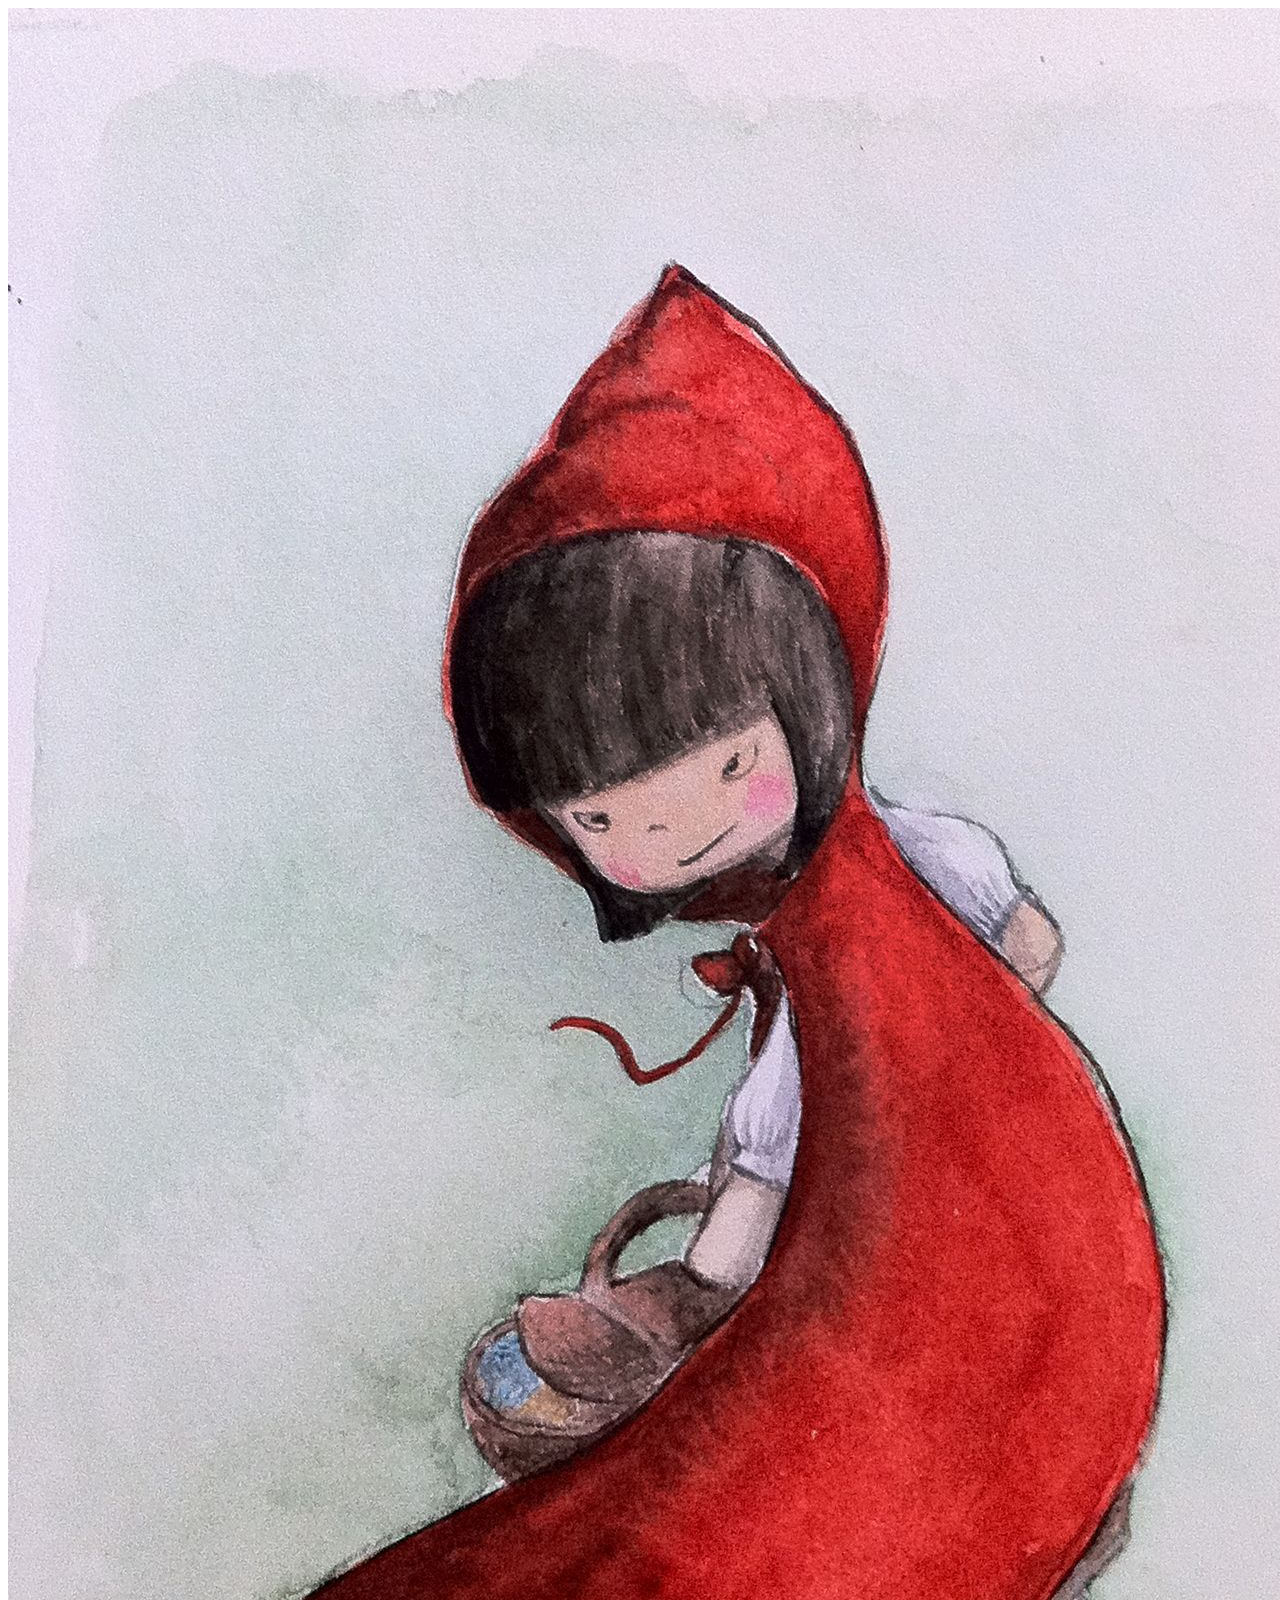
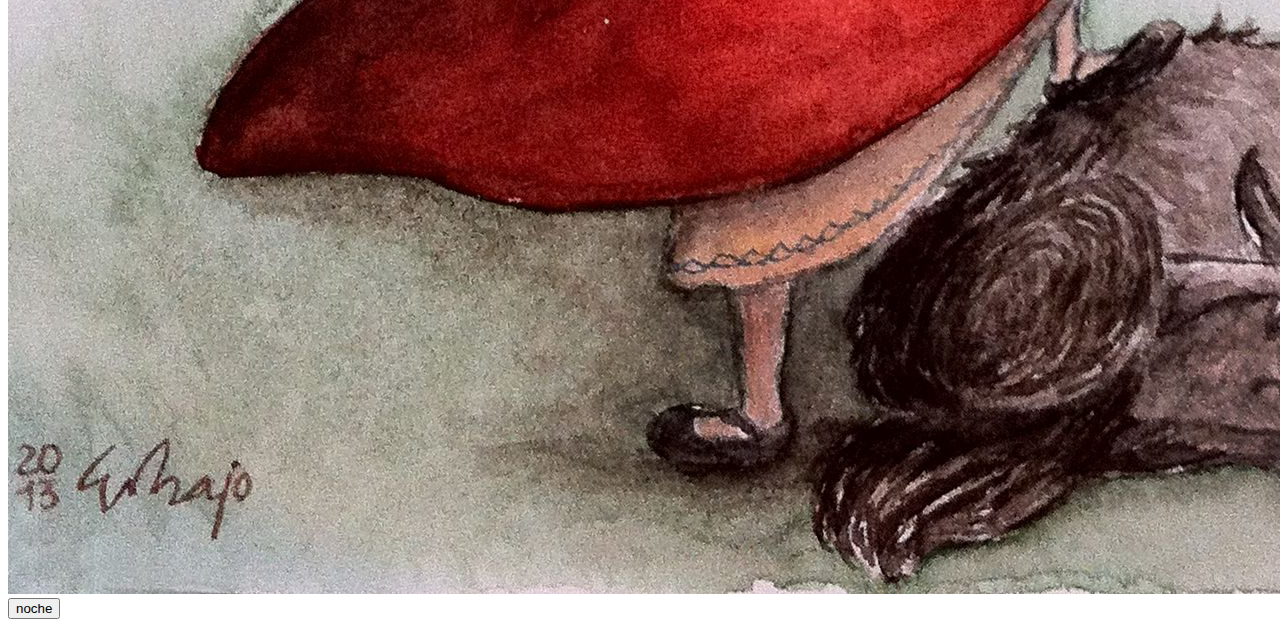
<file: prueva.html>
<!DOCTYPE html>
<html lang="en">
<head>
    <meta charset="UTF-8">
    <meta name="viewport" content="width=device-width, initial-scale=1.0">
    <title>Document</title>

<style>


</style>
</head>
<body>
<script>

function imagenDos(src,color){
  document.getElementById("imagen").src = src;
  document.body.style.backgroundColor = color;
  
}

</script>

 <img id="imagen" src= "imagen.jpg" alt="imagen">
 <button onclick="imagenDos('image.jpg,#272822')">noche</button>









</body>
</html>
</file>
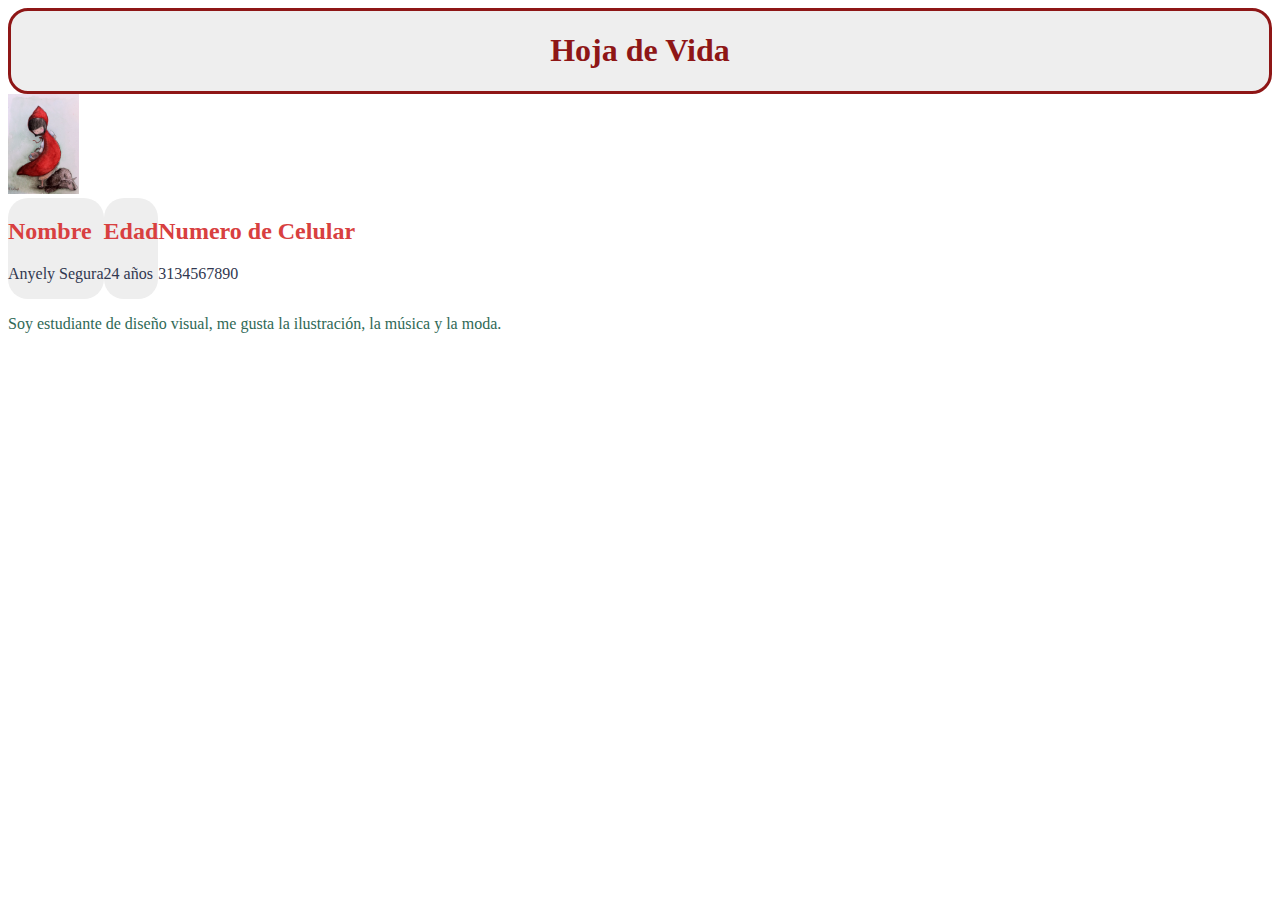
<file: test.html>
<!DOCTYPE html>
<html lang="es">
<head>
    <meta charset="UTF-8" >
    <meta name="vieport" content="width=device-width, initial-scale=1.0">
    <title> Mi primera Pagin Web</title>
<link rel="stylesheet" href="style.css">
</head>
<body>
    <header>
        <div class="hoja"> 

            <h1>Hoja de Vida</h1>
</div>

</header>

<section> 
    <img id="imagen" src="imagenes/imagen.jpg" alt="imagen muestra"></ing>
</section>

<div class="grupo">
    <div class="sub_grupo_uno">
    <h2>Nombre</h2>

    <p>Anyely Segura</p>
    </div>

    <div class="sub_grupo_dos">
    <h2>Edad
    </h2>
    <p>24 años</p>
    </div>

    <div class="sub_grupo_tres">
        <h2>Numero de Celular</h2>
    <p>3134567890
    </p> 
    </div>
</div>
<section class="uno">
    <p>
        <section>Soy estudiante de diseño visual, me gusta la ilustración, la música y la moda.
        </p>

        </section>

<footer> 
</footer>
</body>
</html>
</file>
<file: style.css>
h1 {color: rgb(rgb(142, 22, 22) );
    }

  
  
  .uno{
    color: rgb(47, 105, 86);
  }

  #dos{
    color: rgb(233, 235, 149);
  }
  p {color: rgb(49, 56, 80);} 

  .hoja{
    background-color:rgb(238, 238, 238);
    color:rgb(142, 22, 22);
    text-align: center;
    border-radius: 20px;
    border-style: solid;
    border-width: 3px;
    height: 10%;
}
  
#imagen {
  height: 100px;
  width: auto;
}

h2 {color:rgb(216, 64, 64)}
.grupo{display: flex;}
.sub_grupo_uno{ 
  background-color:rgb(238, 238, 238);
  border-radius: 20px; 
}


.sub_grupo_dos{
  background-color:rgb(238, 238, 238);
  border-radius: 20px;
}
</file>
